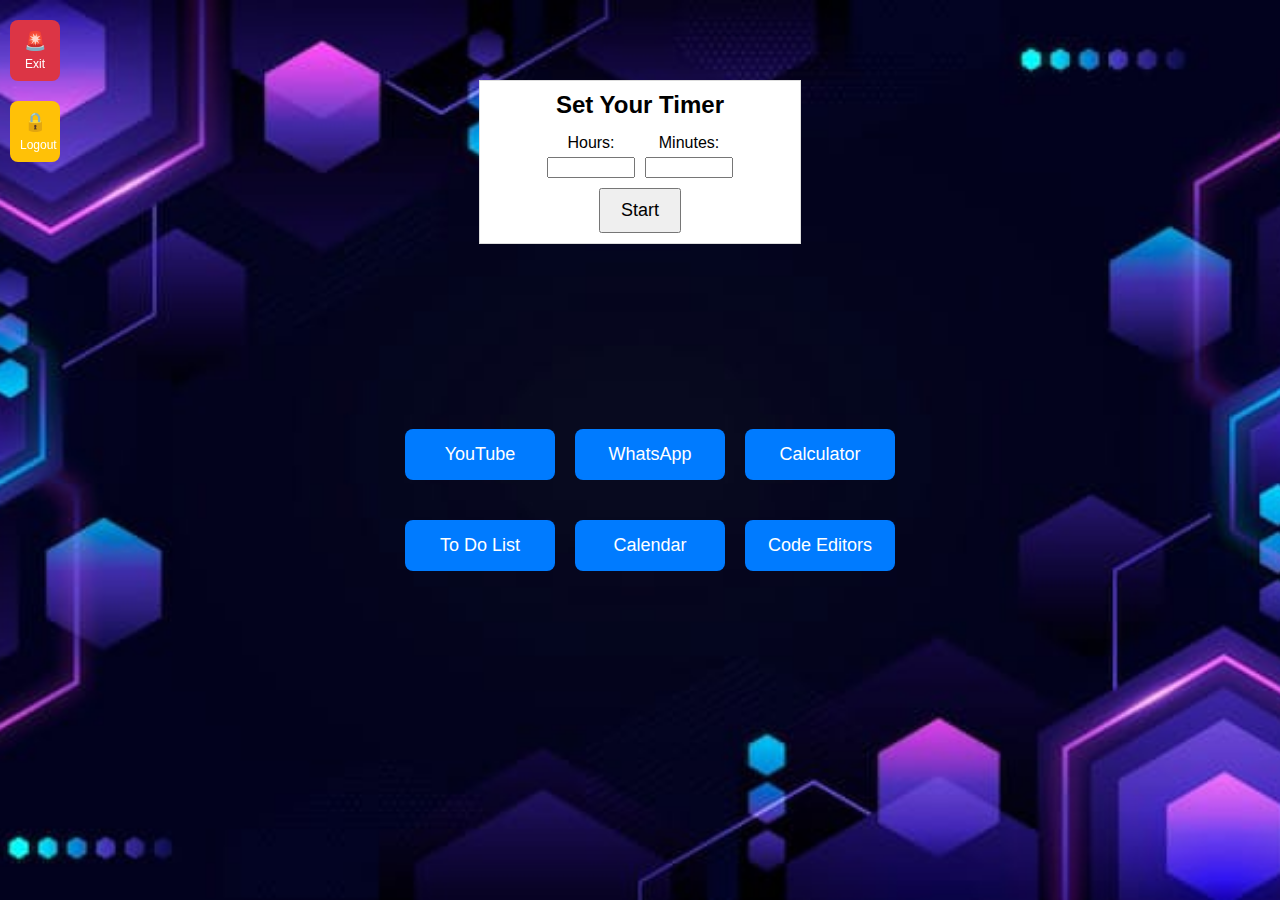
<file: index.html>
<!DOCTYPE html>
<html>

<head>
    <title>Dashboard</title>
    <style>
        body {
            background: url(index.jpg) no-repeat center center fixed;
            -webkit-background-size: cover;
            -moz-background-size: cover;
            -o-background-size: cover;
            background-size: cover;
        }

        body {
            font-family: Arial, sans-serif;
            margin: 0;
            background-color: #f0f0f0;
            display: flex;
            justify-content: center;
            align-items: center;
            height: 100vh;
            flex-direction: column;
        }

        .dashboard {
            text-align: center;
            margin-top: 50px;
            /* Moves the title down */
        }

        .quote {
            margin-bottom: 20px;
            /* Space between quote and dashboard */
            font-size: 24px;
            font-weight: bold;
            color: #333;
            display: none;
            /* Hidden initially */
        }

        .app-icon {
            text-decoration: none;
            margin: 10px;
            padding: 15px;
            background-color: #007bff;
            color: white;
            border: none;
            border-radius: 8px;
            cursor: pointer;
            font-size: 18px;
            width: 150px;
        }

        .app-icon:hover {
            background-color: #0056b3;
        }

        .timer {
            text-align: center;
            position: fixed;
            top: 10px;
            right: 10px;
            background-color: #fff;
            padding: 10px;
            border: 1px solid #ddd;
            display: none;
        }

        #time-remaining {
            font-size: 36px;
            font-weight: bold;
        }

        button {
            margin-top: 10px;
            padding: 10px 20px;
            font-size: 18px;
            cursor: pointer;
        }

        .start-container {
            position: fixed;
            top: 80px;
            /* Adjusted the top position */
            left: 50%;
            transform: translateX(-50%);
            text-align: center;
            background-color: #fff;
            padding: 10px;
            border: 1px solid #ddd;
            width: 300px;
            /* Adjusted width to prevent being too large */
            z-index: 1;
        }

        .start-container h2 {
            margin: 0 0 10px;
        }

        .start-container label {
            display: block;
            margin: 5px auto;
        }

        .start-container .input-container {
            display: flex;
            justify-content: center;
            gap: 10px;
            /* Space between hours and minutes inputs */
        }

        .start-container input {
            width: 80px;
            /* Adjust width as needed */
            text-align: center;
        }

        .icon-container {
            display: grid;
            grid-template-columns: repeat(3, 150px);
            /* Three columns with 150px width */
            gap: 20px;
            /* Adjusted gap to increase space between icons */
            justify-content: center;
            margin-top: 50px;
            /* Adjusted margin-top for space between timer and icons */
        }

        .sidebar {
            position: fixed;
            top: 0;
            left: 0;
            background-color: #fff;
            padding: 10px;
            border: 1px solid #ddd;
            width: 200px;
            display: none;
            /* Hidden initially */
        }

        .sidebar-content {
            display: none;
        }

        .menu-icon {
            cursor: pointer;
            font-size: 24px;
            background: none;
            border: none;
        }

        .top-left-icons {
            position: fixed;
            top: 10px;
            left: 10px;
            display: flex;
            flex-direction: column;
            gap: 10px;
            z-index: 1;
        }

        .top-left-icons button {
            background-color: #dc3545;
            /* Emergency Exit button color */
            color: white;
            border: none;
            border-radius: 8px;
            cursor: pointer;
            padding: 10px;
            font-size: 18px;
            width: 50px;
            /* Adjust size as needed */
            text-align: center;
        }

        .top-left-icons button:hover {
            background-color: #c82333;
        }

        .top-left-icons .logout {
            background-color: #ffc107;
            /* Logout button color */
        }

        .top-left-icons .logout:hover {
            background-color: #e0a800;
        }

        .top-left-icons .emergency span,
        .top-left-icons .logout span {
            display: block;
            font-size: 12px;
            /* Adjust font size for labels */
            margin-top: 5px;
        }
    </style>
</head>

<body>
    <div class="sidebar">
        <button class="menu-icon">☰</button>
        <div class="sidebar-content">
            <a href="https://www.youtube.com"><button class="app-icon" id="youtube">YouTube</button></a>
            <a href="https://wa.me/7672006300" target="_blank">
                <button class="app-icon" id="whatsapp">WhatsApp</button>
            </a>
            <a href="calc.html"><button class="app-icon">Calculator</button></a>
            <a href="calender.html"><button class="app-icon">Calendar</button></a>
            <button class="app-icon" id="code-editors">Code Editors</button>
            <button class="app-icon" id="todo-list">To-do List</button>
        </div>
    </div>

    <div class="quote" id="quote-container" style="color: white;">"Believe you can and you're halfway there"</div>

    <div class="dashboard">
        <!-- <h1>Dashboard</h1> -->
        <div class="icon-container">
            <a href="https://www.youtube.com" target="_blank"><button class="app-icon" id="youtube">YouTube</button></a>
            <a href="https://wa.me/7672006300" target="_blank"><button class="app-icon"
                    id="whatsapp">WhatsApp</button></a>
            <a href="calc.html"><button class="app-icon">Calculator</button></a>
            <a href="do.html"><button class="app-icon">To Do List</button></a>

            <a href="calender.html"><button class="app-icon">Calendar</button></a>
            <button class="app-icon" id="code-editors">Code Editors</button>
            <!-- <button class="app-icon" id="todo-list">To-do List</button> -->
        </div>
    </div>

    <div class="start-container" id="start-container">
        <h2>Set Your Timer</h2>
        <div class="input-container">
            <div>
                <label for="hours-input">Hours:</label>
                <input id="hours-input" type="number">
            </div>
            <div>
                <label for="minutes-input">Minutes:</label>
                <input id="minutes-input" type="number">
            </div>
        </div>
        <button id="start-button">Start</button>
    </div>

    <div class="timer" id="timer-container">
        <p id="time-remaining">00:00:00</p>
        <button id="reset-button">Reset</button>
    </div>

    <div class="top-left-icons">
        <a href="exit.html"> <button class="emergency">🚨<br><span>Exit</span></button></a>
        <button class="logout">🔒<br><span>Logout</span></button>
    </div>

    <script>
        let seconds = 0;
        let intervalId;

        document.getElementById('start-button').addEventListener('click', startTimer);
        document.getElementById('reset-button').addEventListener('click', resetTimer);
        document.querySelector('.menu-icon').addEventListener('click', toggleSidebar);

        function startTimer() {
            const hours = parseInt(document.getElementById('hours-input').value);
            const minutes = parseInt(document.getElementById('minutes-input').value);
            if (hours >= 0 && minutes >= 0) {
                seconds = (hours * 3600) + (minutes * 60);
                intervalId = setInterval(() => {
                    seconds--;
                    document.getElementById('time-remaining').innerText = formatTime(seconds);
                    if (seconds === 0) {
                        clearInterval(intervalId);
                        alert("Time's up!");
                    }
                }, 1000);
                document.getElementById('timer-container').style.display = 'block';
                document.getElementById('start-container').style.display = 'none';
                document.getElementById('quote-container').style.display = 'block'; // Show quote
            } else {
                alert("Please enter valid numbers for hours and minutes");
            }
        }

        function resetTimer() {
            clearInterval(intervalId);
            seconds = 0;
            document.getElementById('time-remaining').innerText = '00:00:00';
            document.getElementById('timer-container').style.display = 'none';
            document.getElementById('start-container').style.display = 'block';
            document.getElementById('quote-container').style.display = 'none'; // Hide quote
        }

        function formatTime(seconds) {
            const hours = Math.floor(seconds / 3600);
            const minutes = Math.floor((seconds % 3600) / 60);
            const remainingSeconds = seconds % 60;
            return ` ${hours}:${minutes.toString().padStart(2, '0')}:${remainingSeconds.toString().padStart(2, '0')}`;
        }

        function toggleSidebar() {
            const sidebar = document.querySelector('.sidebar');
            sidebar.style.display = sidebar.style.display === 'none' || sidebar.style.display === '' ? 'block' : 'none';
        }

        
    </script>
    <!-- <script src=""></script> -->
</body>

</html>
</file>
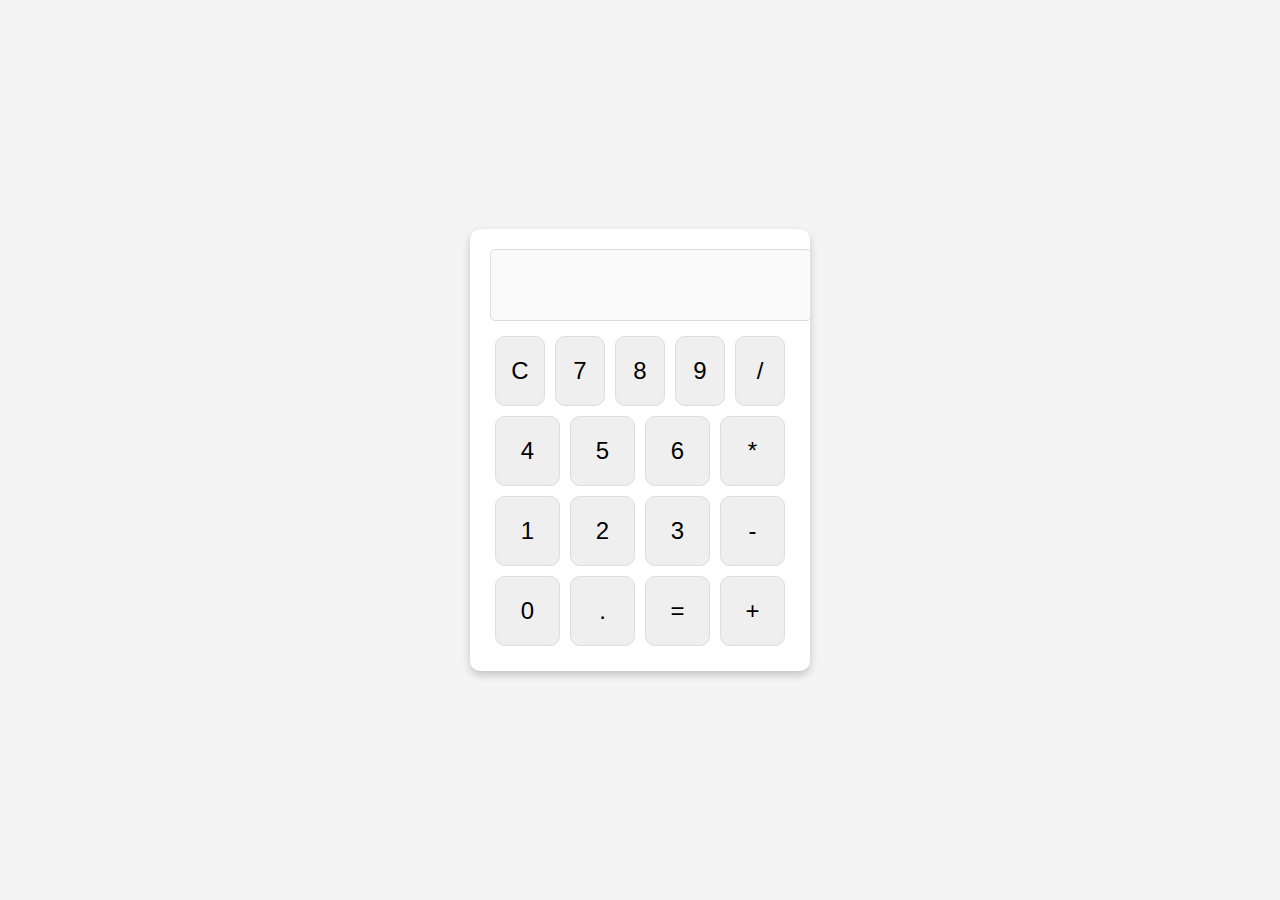
<file: calc.html>
<!DOCTYPE html>
<html>
<head>
	<title>Advanced Calculator</title>
	<style>
		body {
			font-family: Arial, sans-serif;
			display: flex;
			justify-content: center;
			align-items: center;
			height: 100vh;
			margin: 0;
			background-color: #f4f4f4;
		}
		
		.calculator {
			width: 300px;
			background-color: #fff;
			padding: 20px;
			border-radius: 10px;
			box-shadow: 0 4px 8px rgba(0, 0, 0, 0.2);
		}
		
		.calculator input {
			width: 100%;
			height: 50px;
			font-size: 24px;
			text-align: right;
			margin-bottom: 10px;
			padding: 10px;
			border: 1px solid #ddd;
			border-radius: 5px;
		}
		
		.calculator button {
			width: 70px;
			height: 70px;
			font-size: 24px;
			margin: 5px;
			cursor: pointer;
			border: 1px solid #ddd;
			border-radius: 10px;
		}
		
		.calculator .row {
			display: flex;
			justify-content: space-between;
		}
	</style>
</head>
<body>
	<div class="calculator">
		<input type="text" id="calc-display" disabled>
		<div class="row">
			<button onclick="clearCalc()">C</button>
			<button onclick="appendNumber('7')">7</button>
			<button onclick="appendNumber('8')">8</button>
			<button onclick="appendNumber('9')">9</button>
			<button onclick="setOperation('/')">/</button>
		</div>
		<div class="row">
			<button onclick="appendNumber('4')">4</button>
			<button onclick="appendNumber('5')">5</button>
			<button onclick="appendNumber('6')">6</button>
			<button onclick="setOperation('*')">*</button>
		</div>
		<div class="row">
			<button onclick="appendNumber('1')">1</button>
			<button onclick="appendNumber('2')">2</button>
			<button onclick="appendNumber('3')">3</button>
			<button onclick="setOperation('-')">-</button>
		</div>
		<div class="row">
			<button onclick="appendNumber('0')">0</button>
			<button onclick="appendDecimal()">.</button>
			<button onclick="calculate()">=</button>
			<button onclick="setOperation('+')">+</button>
		</div>
	</div>
	
	<script>
		let currentInput = "";
		let currentOperation = null;
		let previousInput = "";
		
		function appendNumber(number) {
			currentInput += number;
			document.getElementById('calc-display').value = currentInput;
		}
		
		function appendDecimal() {
			if (!currentInput.includes('.')) {
				currentInput += '.';
				document.getElementById('calc-display').value = currentInput;
			}
		}
		
		function setOperation(operation) {
			if (currentInput === '') return;
			previousInput = currentInput;
			currentOperation = operation;
			currentInput = '';
			document.getElementById('calc-display').value = '';
		}
		
		function calculate() {
			let result;
			const prev = parseFloat(previousInput);
			const curr = parseFloat(currentInput);
			
			if (isNaN(prev) || isNaN(curr)) return;
			
			switch (currentOperation) {
				case '+':
					result = prev + curr;
					break;
				case '-':
					result = prev - curr;
					break;
				case '*':
					result = prev * curr;
					break;
				case '/':
					result = prev / curr;
					break;
				default:
					return;
			}
			
			currentInput = result.toString();
			document.getElementById('calc-display').value = result;
		}
		
		function clearCalc() {
			currentInput = "";
			previousInput = "";
			currentOperation = null;
			document.getElementById('calc-display').value = "";
		}
	</script>
</body>
</html>
</file>
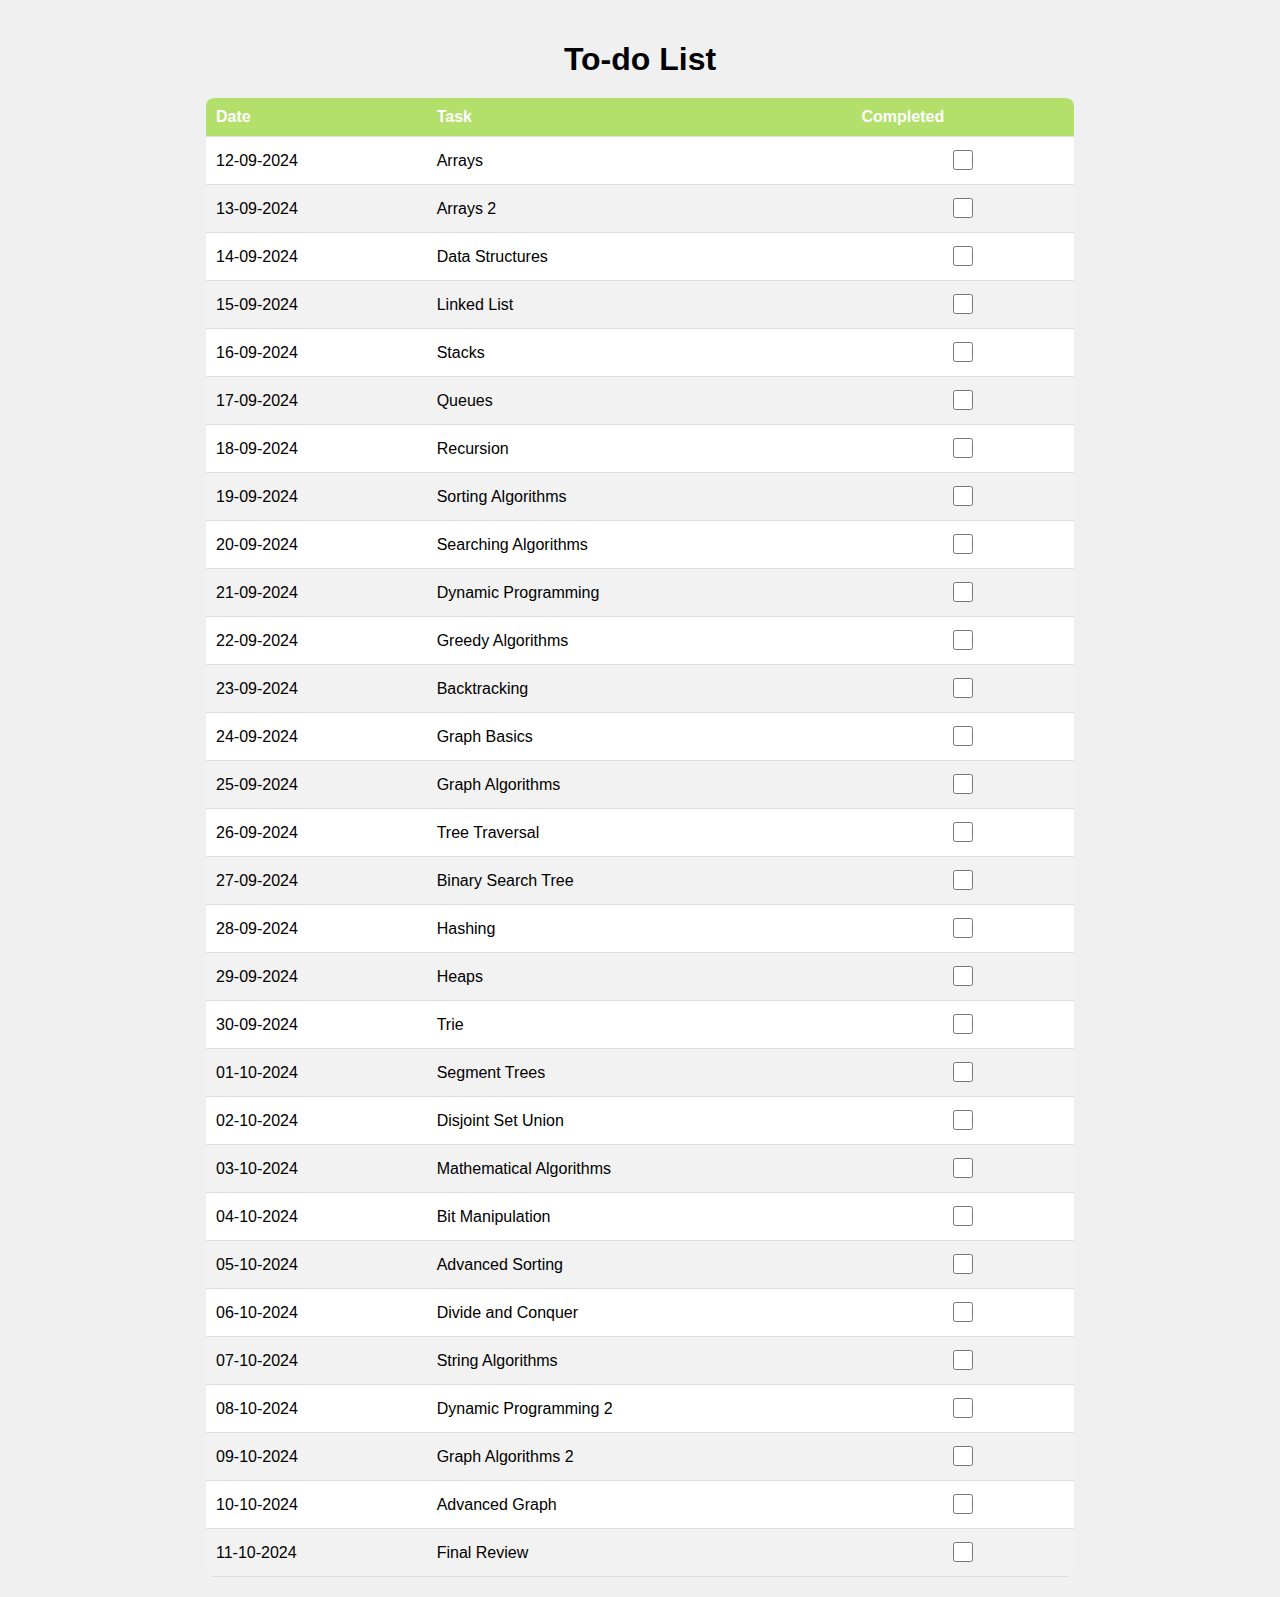
<file: do.html>
<!DOCTYPE html>
<html>

<head>
    <title>To-do List</title>
    <style>
        body {
            font-family: Arial, sans-serif;
            margin: 0;
            padding: 20px;
            background-color: #f0f0f0;
        }

        h1 {
            text-align: center;
            margin-bottom: 20px;
        }

        .todo-container {
            display: flex;
            justify-content: center;
        }

        table {
            width: 70%;
            border-collapse: collapse;
            margin: 0 auto;
            background-color: white;
            border-radius: 8px;
            overflow: hidden;
        }

        th, td {
            padding: 10px;
            text-align: left;
            border-bottom: 1px solid #ddd;
        }

        th {
            background-color: #b3e06a;
            color: white;
        }

        tr:nth-child(even) {
            background-color: #f2f2f2;
        }

        tr:hover {
            background-color: #e2e2e2;
        }

        input[type="checkbox"] {
            width: 20px;
            height: 20px;
        }

        td:last-child {
            text-align: center;
        }

    </style>
</head>

<body>

    <h1>To-do List</h1>

    <div class="todo-container">
        <table>
            <thead>
                <tr>
                    <th>Date</th>
                    <th>Task</th>
                    <th>Completed</th>
                </tr>
            </thead>
            <tbody id="todo-list">
                <!-- Rows will be added here via JavaScript -->
            </tbody>
        </table>
    </div>

    <script>
        const tasks = [
            "Arrays", "Arrays 2", "Data Structures", "Linked List", "Stacks", "Queues", "Recursion",
            "Sorting Algorithms", "Searching Algorithms", "Dynamic Programming", "Greedy Algorithms",
            "Backtracking", "Graph Basics", "Graph Algorithms", "Tree Traversal", "Binary Search Tree",
            "Hashing", "Heaps", "Trie", "Segment Trees", "Disjoint Set Union", "Mathematical Algorithms",
            "Bit Manipulation", "Advanced Sorting", "Divide and Conquer", "String Algorithms", 
            "Dynamic Programming 2", "Graph Algorithms 2", "Advanced Graph", "Final Review"
        ];

        function populateTable() {
            const tableBody = document.getElementById('todo-list');
            const startDate = new Date('2024-09-12'); // Start date

            tasks.forEach((task, index) => {
                const row = document.createElement('tr');
                const dateCell = document.createElement('td');
                const taskCell = document.createElement('td');
                const completedCell = document.createElement('td');
                const checkbox = document.createElement('input');
                
                // Increment the date for each task
                const currentDate = new Date(startDate);
                currentDate.setDate(startDate.getDate() + index); // Increment day by index

                // Format date as "DD-MM-YYYY"
                const formattedDate = `${currentDate.getDate().toString().padStart(2, '0')}-${(currentDate.getMonth() + 1).toString().padStart(2, '0')}-${currentDate.getFullYear()}`;

                dateCell.textContent = formattedDate;
                taskCell.textContent = task;

                // Create the checkbox for "Completed" column
                checkbox.type = 'checkbox';
                checkbox.id = task-`${index + 1}`;
                checkbox.name = task-`${index + 1}`;
                
                completedCell.appendChild(checkbox);

                row.appendChild(dateCell);
                row.appendChild(taskCell);
                row.appendChild(completedCell);
                tableBody.appendChild(row);
            });
        }

        populateTable();
    </script>

</body>

</html>
</file>
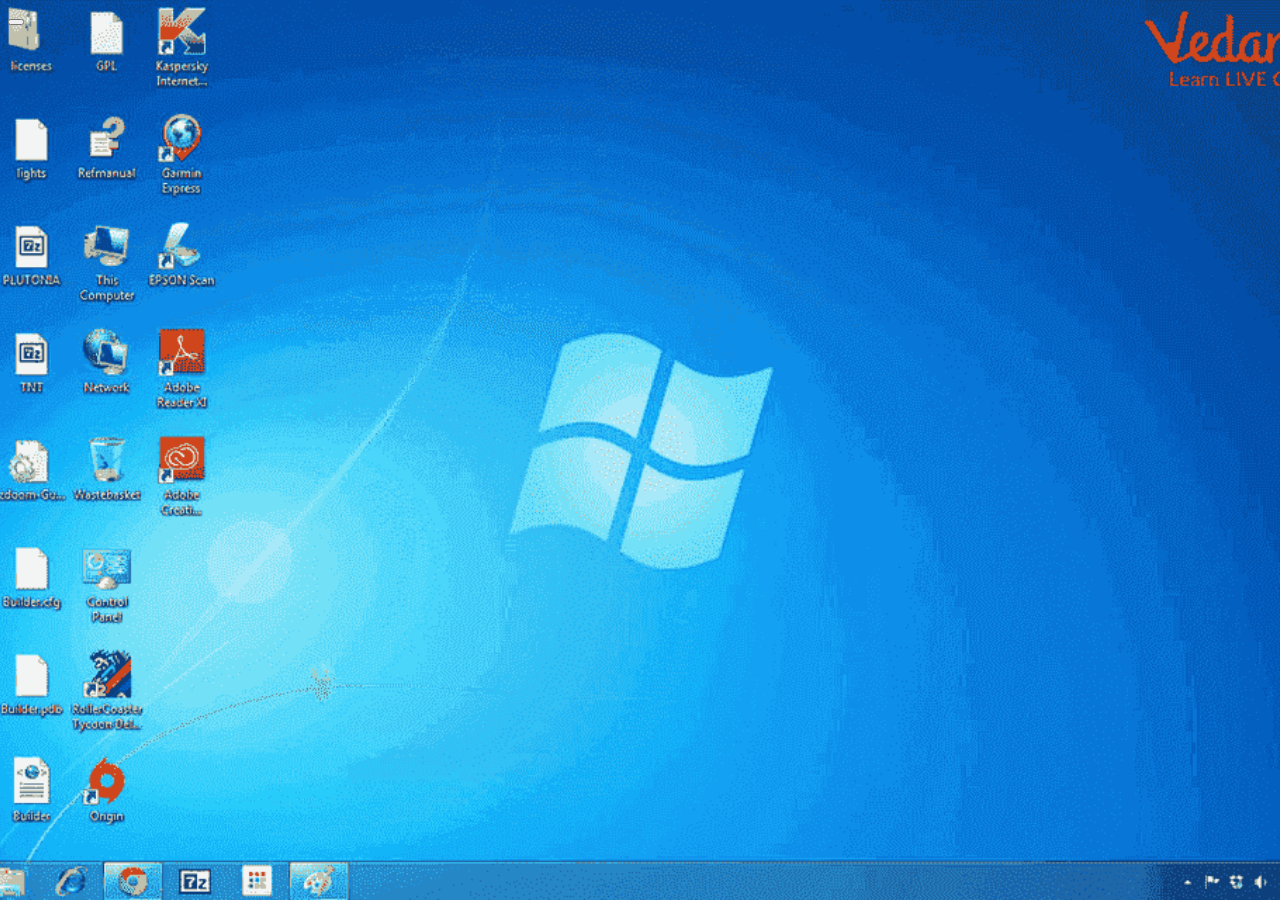
<file: exit.html>
<!DOCTYPE html>
<html>
<head>
    <title>Close Window Example</title>
    <style>
           body {
            background: url(home.png) no-repeat center center fixed;
            -webkit-background-size: cover;
            -moz-background-size: cover;
            -o-background-size: cover;
            background-size: cover;
        }
    </style>
</head>
<body>
    <button id="closeButton"></button>


    <script>
        // This only works if the window was opened by window.open()
        document.getElementById('closeButton').addEventListener('click', function() {
            window.close();
        });
    </script>
</body>
</html>
</file>
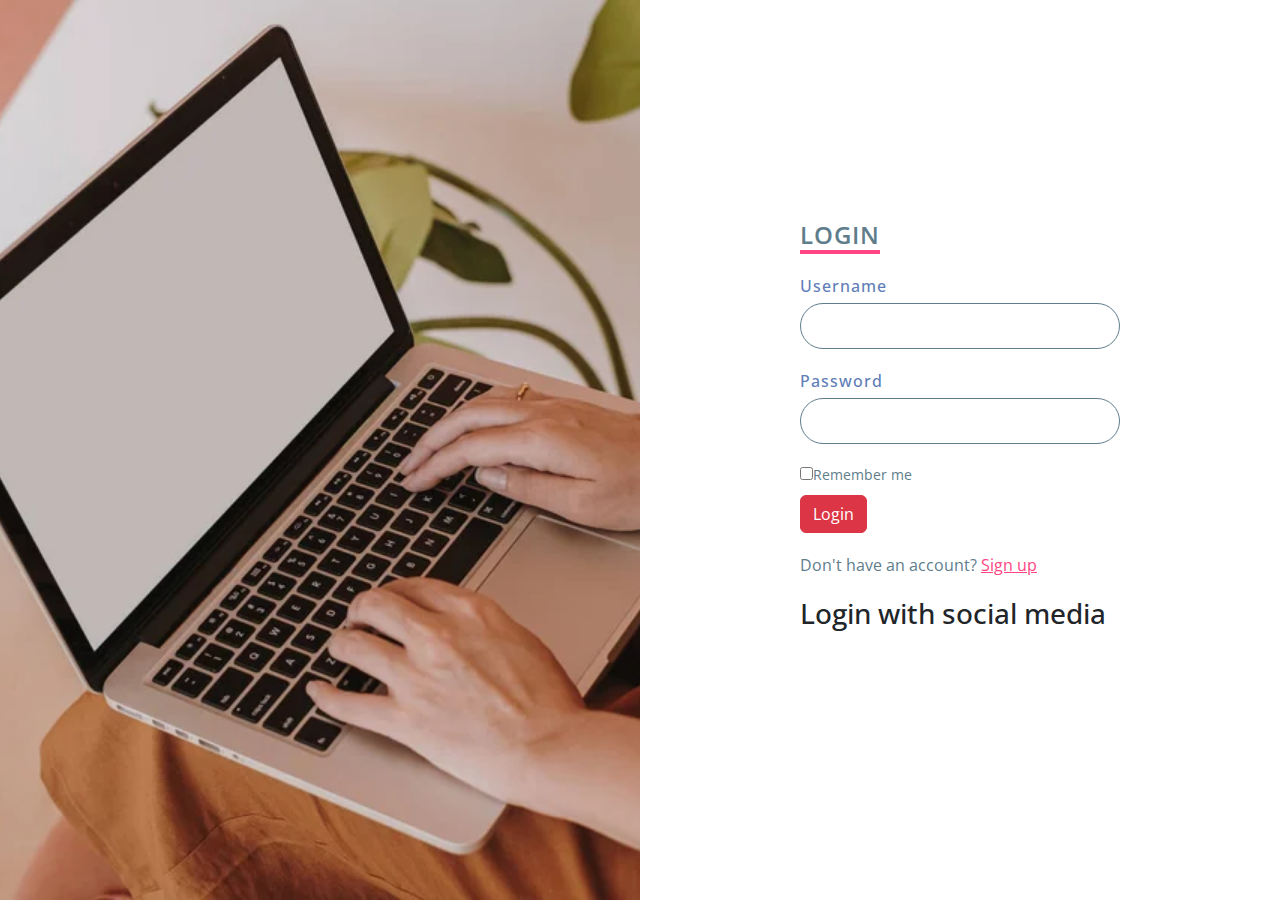
<file: login.html>
<!DOCTYPE html>
<html lang="en">
<head>
    <meta charset="UTF-8">
    <meta name="viewport" content="width=device-width, initial-scale=1.0">
    <title>EduFord</title>
    <link rel="stylesheet" href="	https://cdn.jsdelivr.net/npm/bootstrap@5.3.3/dist/css/bootstrap.min.css">
    <link rel="icon" href="logo.png">
    <link rel="stylesheet" href="style.css">
    <link rel="stylesheet" href="https://cdnjs.cloudflare.com/ajax/libs/font-awesome/6.5.2/css/all.min.css" integrity="sha512-SnH5WK+bZxgPHs44uWIX+LLJAJ9/2PkPKZ5QiAj6Ta86w+fsb2TkcmfRyVX3pBnMFcV7oQPJkl9QevSCWr3W6A==" crossorigin="anonymous" referrerpolicy="no-referrer" />
    <link rel="preconnect" href="https://fonts.googleapis.com">
<link rel="preconnect" href="https://fonts.gstatic.com" crossorigin>
<link href="https://fonts.googleapis.com/css2?family=Open+Sans:ital,wght@0,300..800;1,300..800&display=swap" rel="stylesheet">
</head>
<body>
   <section>
    <div class="imgBx">
        <img src="img2.jpg">
    </div>
    <div class="contentBx">
        <div class="formBx">
      <h2>Login</h2>
      <form >
        <div class="inputBx">
            <span>Username</span>
            <input type="text" name="">
        </div>
        <div class="inputBx">
            <span>Password</span>
            <input type="password" name="">
        </div>
        <div class="remember">
            <label><input type="checkbox" name="" >Remember me</label>
        </div>
        <div class="inputBx">         
            <button type="button" class="btn btn-danger" ><a href="index.html" id="submit">Login</a></button> 
        </div>
        <div class="inputBx">
            <p>Don't have an account? <a href="sign.html">Sign up</a></p>
        </div>
      </form>
      <h3>Login with social media</h3>
      <ul class="icons">
        <i class="fa-brands fa-facebook"></i>
        <i class="fa-brands fa-twitter"></i>
        <i class="fa-brands fa-instagram"></i>
        <i class="fa-brands fa-linkedin"></i>
        <!-- <p>Made With <i class="fa-solid fa-heart"></i> by EduFord</p> -->
      </ul>
        </div>
    </div>
   </section>
</body>
</html>
</file>
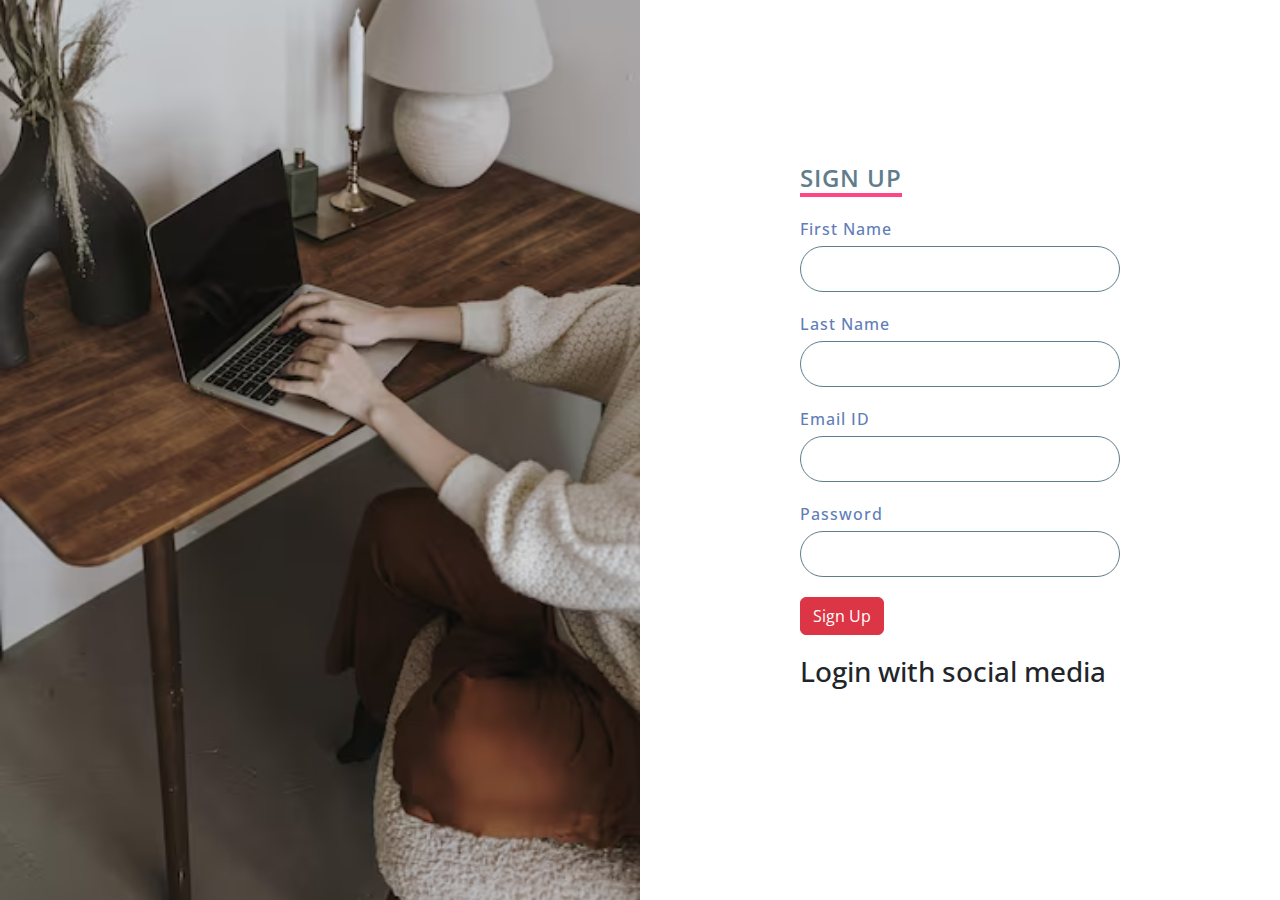
<file: sign.html>
<!DOCTYPE html>
<html lang="en">
<head>
    <meta charset="UTF-8">
    <meta name="viewport" content="width=device-width, initial-scale=1.0">
    <title>EduFord</title>
    <link rel="icon" href="imgg.jpg">
    <link rel="stylesheet" href="	https://cdn.jsdelivr.net/npm/bootstrap@5.3.3/dist/css/bootstrap.min.css">
    <link rel="stylesheet" href="style.css">
    <link rel="stylesheet" href="https://cdnjs.cloudflare.com/ajax/libs/font-awesome/6.5.2/css/all.min.css" integrity="sha512-SnH5WK+bZxgPHs44uWIX+LLJAJ9/2PkPKZ5QiAj6Ta86w+fsb2TkcmfRyVX3pBnMFcV7oQPJkl9QevSCWr3W6A==" crossorigin="anonymous" referrerpolicy="no-referrer" />
    <link rel="preconnect" href="https://fonts.googleapis.com">
<link rel="preconnect" href="https://fonts.gstatic.com" crossorigin>
<link href="https://fonts.googleapis.com/css2?family=Open+Sans:ital,wght@0,300..800;1,300..800&display=swap" rel="stylesheet">
</head>
<body>
   <section>
    <div class="imgBx">
        <img src="img1.avif">
    </div>
    <div class="contentBx">
        <div class="formBx">
      <h2>Sign Up</h2>
      <form >
        <div class="inputBx">
            <span>First Name</span>
            <input type="text" name="">
        </div>
        <div class="inputBx">
            <span>Last Name</span>
            <input type="text" name="">
        </div>
        <div class="inputBx">
            <span>Email ID</span>
            <input type="email" name="">
        </div>
        <div class="inputBx">
            <span>Password</span>
            <input type="password" name="">
        </div>
        <!-- <div class="inputBx">
            <span>Confirm Password</span>
            <input type="password" name="">
        </div> -->
        <div class="inputBx"> 
            <button type="button" class="btn btn-danger" ><a href="index.html" id="submit">Sign Up</a></button> 
        </div>
      
      </form>
      <h3>Login with social media</h3>
      <ul class="icons">
        <i class="fa-brands fa-facebook"></i>
        <i class="fa-brands fa-twitter"></i>
        <i class="fa-brands fa-instagram"></i>
        <i class="fa-brands fa-linkedin"></i>
        <!-- <p>Made With <i class="fa-solid fa-heart"></i> by EduFord</p> -->
      </ul>
        </div>
    </div>
   </section>
</body>
</html>
</file>
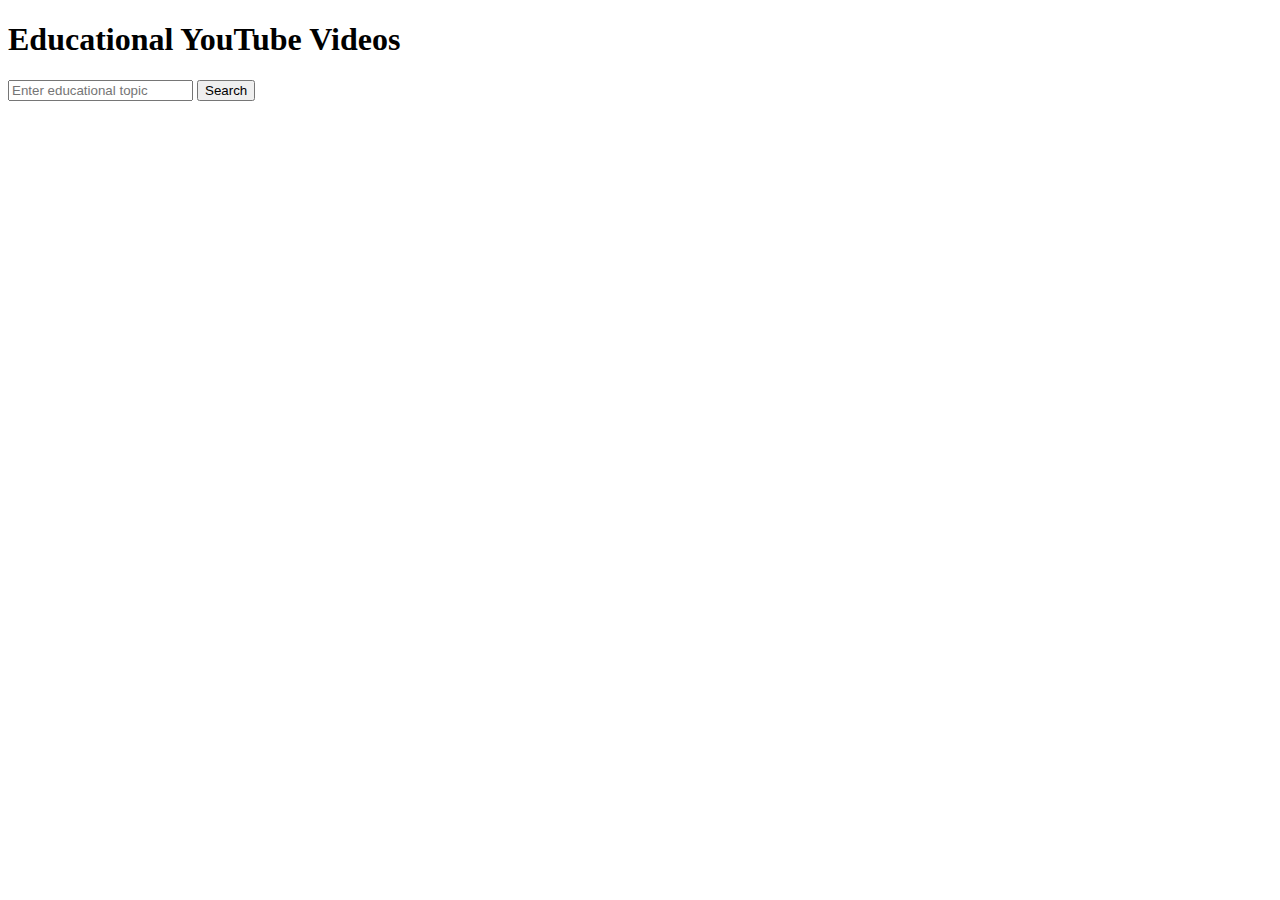
<file: yt.html>
<!DOCTYPE html>
<html lang="en">
<head>
    <meta charset="UTF-8">
    <meta name="viewport" content="width=device-width, initial-scale=1.0">
    <title>Educational YouTube Videos</title>
</head>
<body>
    <h1>Educational YouTube Videos</h1>
    <input type="text" id="searchQuery" placeholder="Enter educational topic">
    <button onclick="searchEducationalVideos()">Search</button>
    <div id="videoList"></div>

    <script src="https://apis.google.com/js/api.js"></script>
    <script src="app.js"></script>
</body>
</html>
</file>
<file: style.css>
*{
    margin: 0;
    padding: 0;
    box-sizing: border-box;
    font-family: "Open Sans", sans-serif;
}
section{
    position: relative;
    width: 100%;
    height: 100vh;
    display: flex;
}
section .imgBx{
    position: relative;
    width: 50%;
    height: 100%;
}
section .imgBx:before{
position: absolute;
top: 0;
left: 0;
width: 100%;
height: 100%;
background: linear-gradient(225deg,#e91e63,#03a9f4);
z-index: 1;
mix-blend-mode: screen;
}
section .imgBx img{
    position: relative;
    top: 0;
    left: 0;
    width: 100%;
    height: 100%;
    object-fit: cover;
}
section .contentBx{
    display: flex;
    justify-content: center;
    align-items: center;
    width: 50%;
    height: 100%;
}
section .contentBx .formBx{
    width: 50%;
}
section .contentBx .formBx h2{
    color: #607d8b;
    font-weight: 600;
    font-size: 1.5rem;
    text-transform: uppercase;
    margin-bottom: 20px;
    border-bottom: 4px solid #ff4584;
    display: inline-block;
    letter-spacing: 1px;
}
section .contentBx .formBx .inputBx{
    margin-bottom: 20px;
}
section .contentBx .formBx .inputBx span{
   font-size: 16px;
   margin-bottom: 5px;
   display: inline-block;
   color: #607db8;
   font-weight: 500;
   font-size: 16px;
   letter-spacing: 1px;
}
section .contentBx .formBx .inputBx input{
   width: 100%;
   padding: 10px 20px;
   outline: none;
   font-weight: 400;
   border: 1px solid #607d8b;
   font-size: 16px;
   letter-spacing: 1px;
   color: #607d8b;
   background: transparent;
   border-radius: 30px;
}
section .contentBx .formBx .inputBx input[type="submit"]{
  background: #ff4584;
  color: white;
  outline: none;
  border: none;
  font-weight: 500;
  cursor: pointer;
}
section .contentBx .formBx .inputBx input[type="submit"]:hover{
    background: #f53677;
}
section .contentBx .formBx .remember{
    margin-bottom: 10px;
    color: #607d8b;
    font-weight: 400;
    font-size: 14px;
}
section .contentBx .formBx .inputBx p{
    color: #607d8b;
}
section .contentBx .formBx .inputBx p a{
    color: #ff4584;
}
section .contentBx .formBx .sci{
    display: flex;
    justify-content: center;
    align-items: center;
}
.fa-brands{
    color: red;
    margin: 0 13px;
    cursor: pointer;
    padding: 18px 0;
}
 .icons .fa-solid {
        color: red;
}
.icons .fa-brands:hover {
    color: red;
    font-size: 20px;
    transition: 0.3s ease-in;
}
#submit{
    text-decoration: none;
    color: white;
}
</file>
